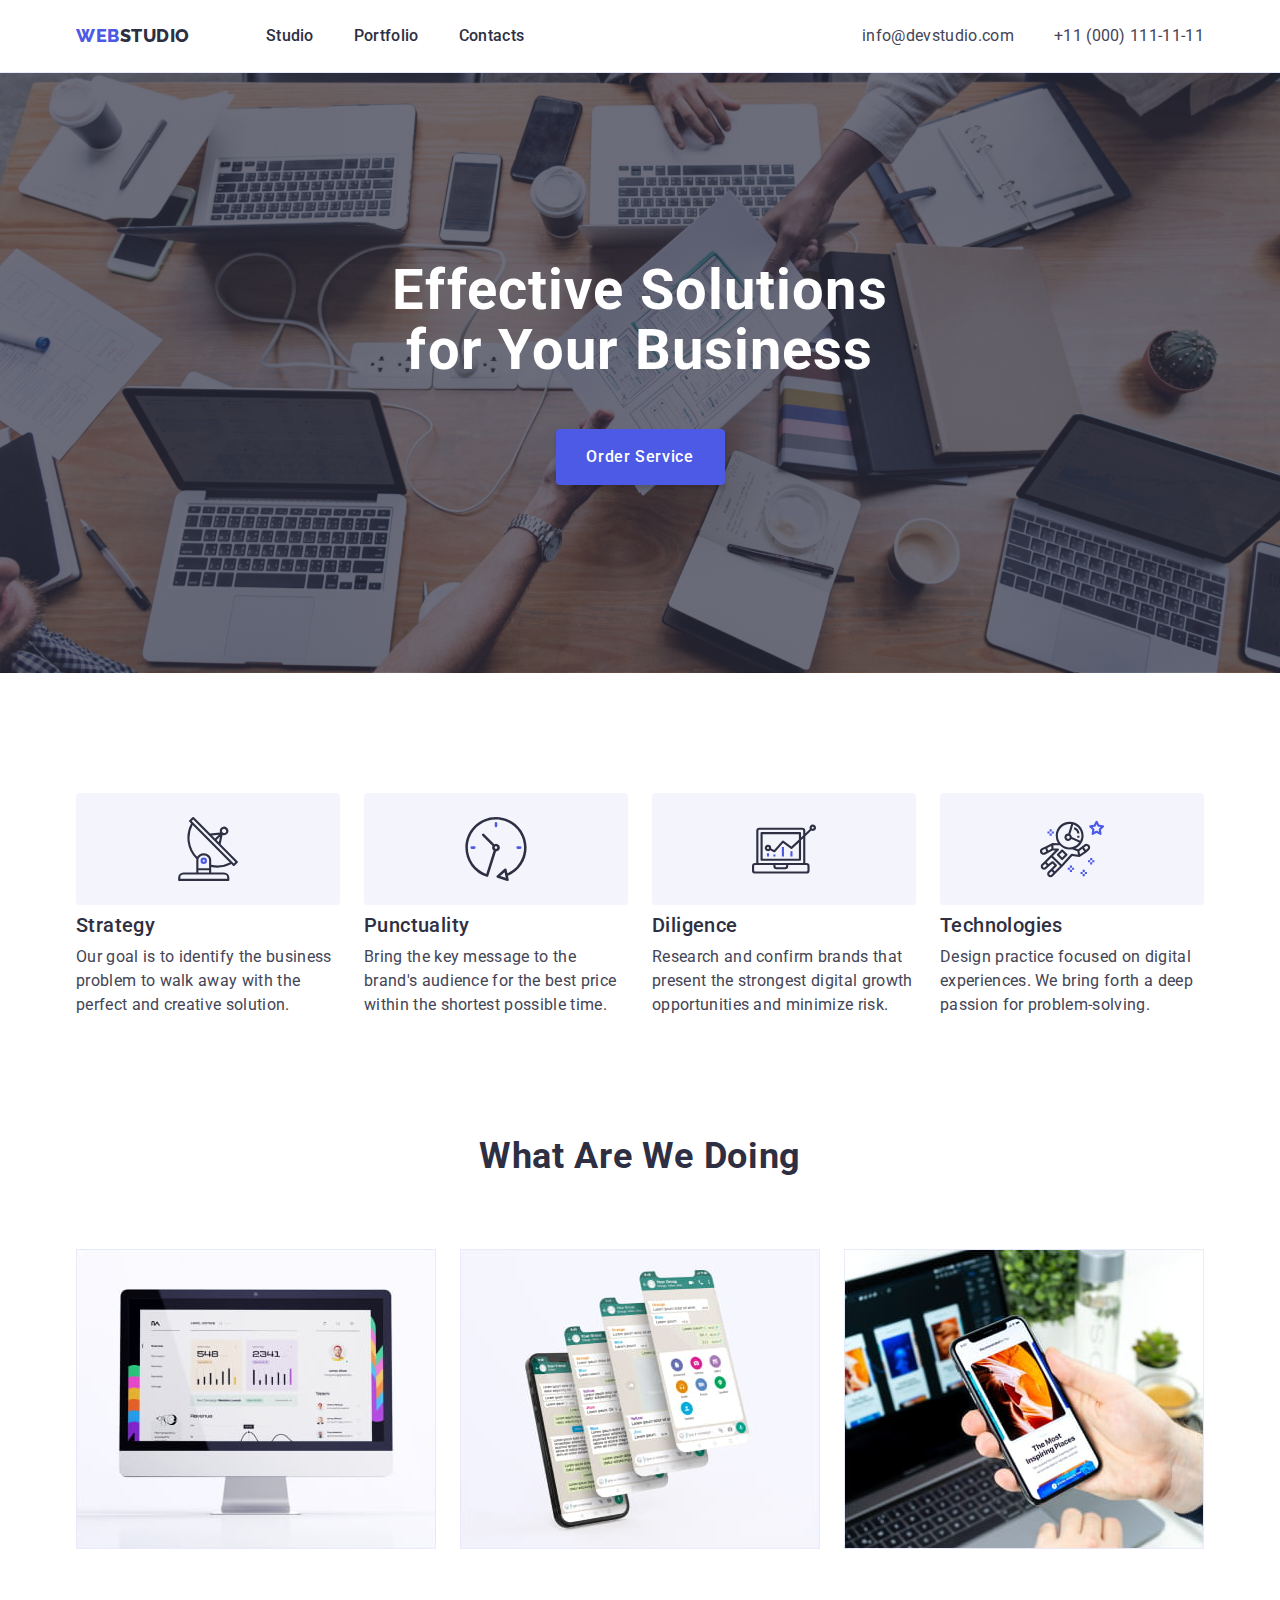
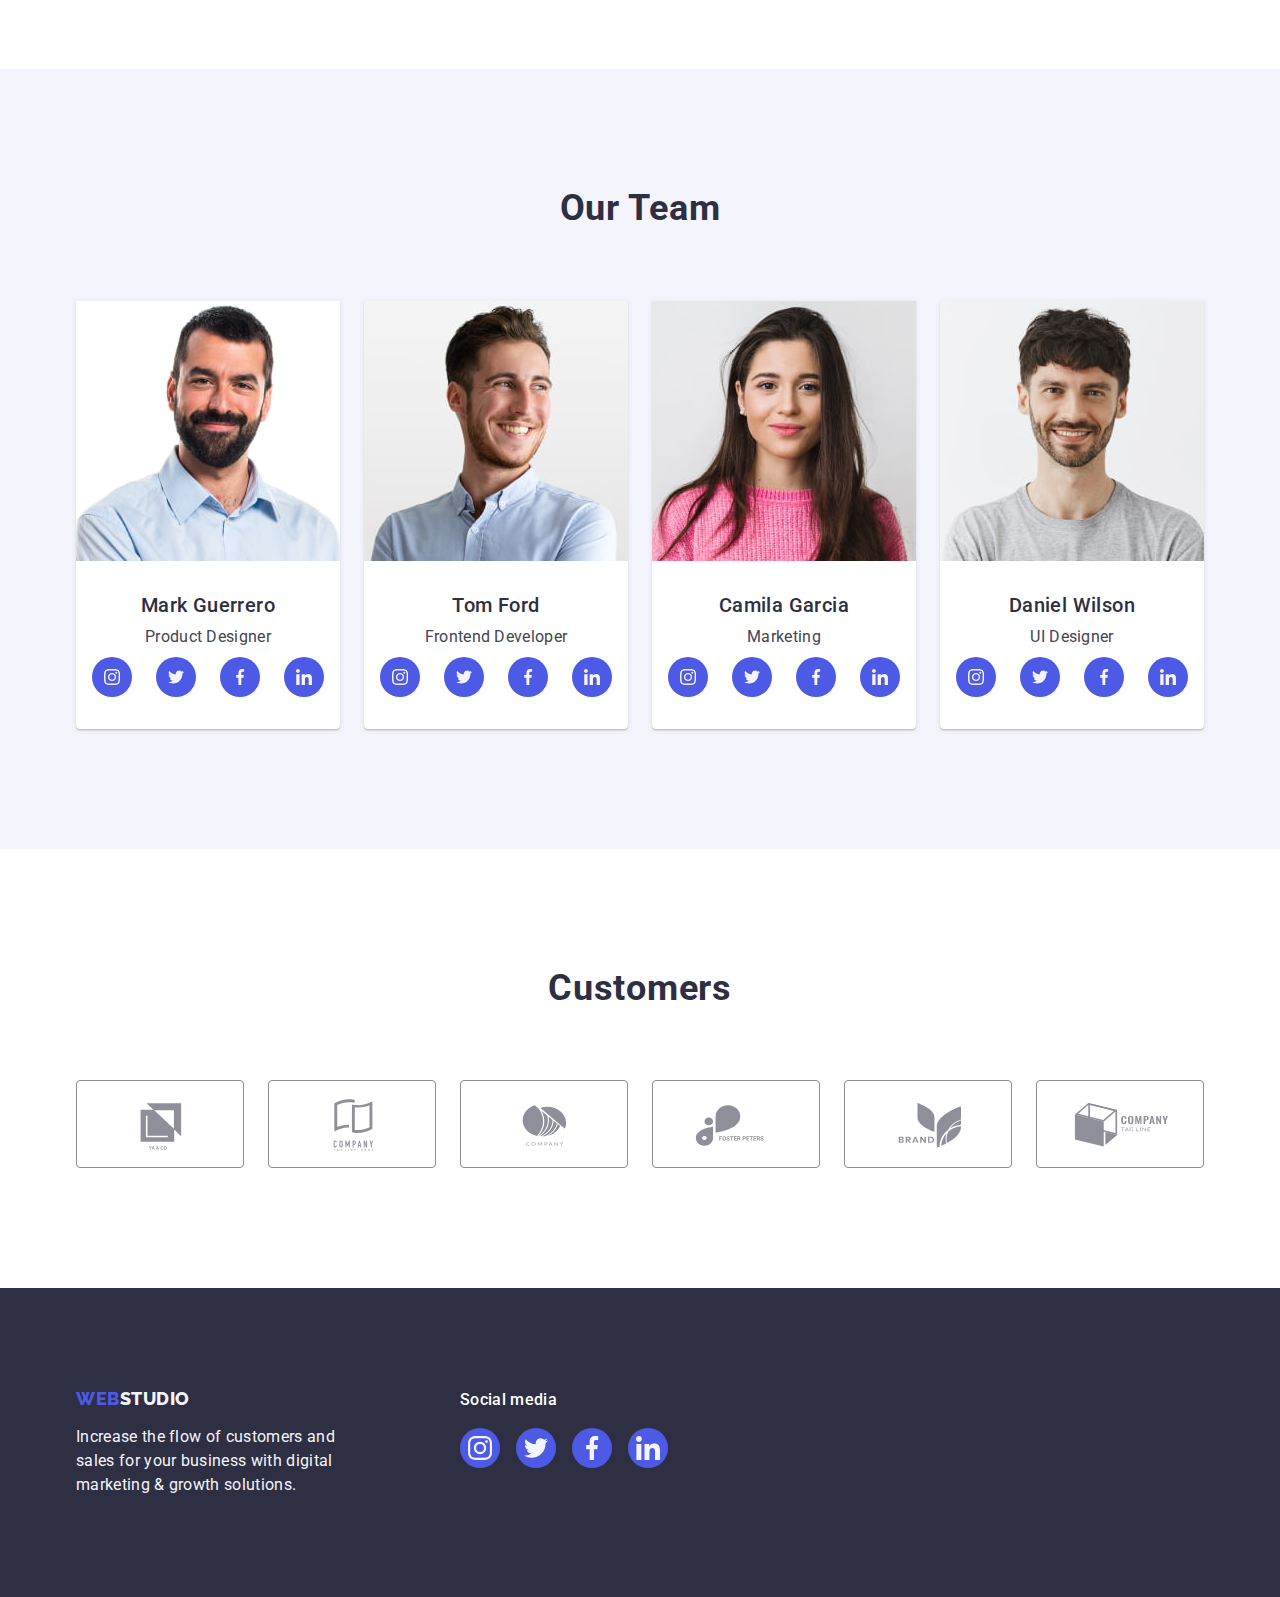
<file: index.html>
<!DOCTYPE html>
<html lang="en">
  <head>
    <meta charset="UTF-8" />
    <meta http-equiv="X-UA-Compatible" content="IE=edge" />
    <meta name="viewport" content="width=device-width, initial-scale=1.0" />
    <link rel="preconnect" href="https://fonts.googleapis.com" />
    <link rel="preconnect" href="https://fonts.gstatic.com" crossorigin />
    <link
      href="https://fonts.googleapis.com/css2?family=Raleway:wght@800&family=Roboto:wght@400;500;700&display=swap"
      rel="stylesheet"
    />
    <link rel="stylesheet" href="./css/modern-normalize.min.css" />
    <link rel="stylesheet" href="./css/styles.css" />
    <title>WebStudio</title>
  </head>
  <body>
    <header class="header">
      <div class="header-container container">
        <!-- Navigation -->
        <nav class="nav">
          <a class="header-logo logo link" href="./index.html"
            >Web<span class="logo-part">Studio</span></a
          >
          <ul class="nav-list list">
            <li>
              <a class="nav-item link" href="./index.html">Studio</a>
            </li>
            <li>
              <a class="nav-item link" href="./portfolio.html">Portfolio</a>
            </li>
            <li>
              <a class="nav-item link" href="">Contacts</a>
            </li>
          </ul>
        </nav>
        <!-- Contacts -->
        <address class="contacts">
          <ul class="nav-link list">
            <li>
              <a class="contacts-item link" href="mailto:info@devstudio.com"
                >info@devstudio.com</a
              >
            </li>
            <li>
              <a class="contacts-item link" href="tel:+110001111111"
                >+11 (000) 111-11-11</a
              >
            </li>
          </ul>
        </address>
      </div>
    </header>

    <!-- Main Content -->
    <main>
      <!-- Hero Section -->
      <section class="hero section">
        <div class="hero-container container">
          <h1 class="hero-title">Effective Solutions for Your Business</h1>
          <button type="button" class="btn">Order Service</button>
        </div>
      </section>

      <!-- Advantages -->
      <section class="section">
        <div class="container">
          <h2 class="visually-hidden">Our advantages</h2>
          <ul class="adv-list card-set list">
            <li class="card-set-item">
              <div class="adv-img">
                <svg class="adv-icon" width="64" height="64">
                  <use href="./images/icons.svg#antenna"></use>
                </svg>
              </div>
              <h3 class="sub-title">Strategy</h3>
              <p class="main-text">
                Our goal is to identify the business problem to walk away with
                the perfect and creative solution.
              </p>
            </li>
            <li class="card-set-item">
              <div class="adv-img">
                <svg class="adv-icon" width="64" height="64">
                  <use href="./images/icons.svg#clock"></use>
                </svg>
              </div>
              <h3 class="sub-title">Punctuality</h3>
              <p class="main-text">
                Bring the key message to the brand's audience for the best price
                within the shortest possible time.
              </p>
            </li>
            <li class="card-set-item">
              <div class="adv-img">
                <svg class="adv-icon" width="64" height="64">
                  <use href="./images/icons.svg#diagram"></use>
                </svg>
              </div>
              <h3 class="sub-title">Diligence</h3>
              <p class="main-text">
                Research and confirm brands that present the strongest digital
                growth opportunities and minimize risk.
              </p>
            </li>
            <li class="card-set-item">
              <div class="adv-img">
                <svg class="adv-icon" width="64" height="64">
                  <use href="./images/icons.svg#astronaut"></use>
                </svg>
              </div>
              <h3 class="sub-title">Technologies</h3>
              <p class="main-text">
                Design practice focused on digital experiences. We bring forth a
                deep passion for problem-solving.
              </p>
            </li>
          </ul>
        </div>
      </section>

      <!-- Gallery -->
      <section class="gallery-section section">
        <div class="container">
          <h2 class="section-title">What are we doing</h2>
          <ul class="gallery-list card-set list">
            <li class="card-set-item">
              <img
                src="./images/gallery/img-1.jpg"
                alt="Desktop App"
                width="360"
                height="300"
              />
            </li>
            <li class="card-set-item">
              <img
                src="./images/gallery/img-2.jpg"
                alt="Messenger"
                width="360"
                height="300"
              />
            </li>
            <li class="card-set-item">
              <img
                src="./images/gallery/img-3.jpg"
                alt="Mobile App"
                width="360"
                height="300"
              />
            </li>
          </ul>
        </div>
      </section>

      <!-- Team -->
      <section class="team-section section">
        <div class="container">
          <h2 class="section-title">Our Team</h2>
          <ul class="card-set list">
            <li class="team-card card-set-item">
              <img
                src="./images/team/card-1.jpg"
                alt="Mark Guerrero"
                width="264"
                height="260"
              />
              <div class="card-content">
                <h3 class="sub-title card-text">Mark Guerrero</h3>
                <p class="card-text">Product Designer</p>
                <ul class="team-social list">
                  <li class="team-social-item">
                    <a class="team-social-img" href="">
                      <svg class="team-social-icon" width="16" height="16">
                        <use href="./images/icons.svg#instagram"></use>
                      </svg>
                    </a>
                  </li>
                  <li class="team-social-item">
                    <a class="team-social-img" href="">
                      <svg class="team-social-icon" width="16" height="16">
                        <use href="./images/icons.svg#twitter"></use>
                      </svg>
                    </a>
                  </li>
                  <li class="team-social-item">
                    <a class="team-social-img" href="">
                      <svg class="team-social-icon" width="16" height="16">
                        <use href="./images/icons.svg#facebook"></use>
                      </svg>
                    </a>
                  </li>
                  <li class="team-social-item">
                    <a class="team-social-img" href="">
                      <svg class="team-social-icon" width="16" height="16">
                        <use href="./images/icons.svg#linkedin"></use>
                      </svg>
                    </a>
                  </li>
                </ul>
              </div>
            </li>
            <li class="team-card card-set-item">
              <img
                src="./images/team/card-2.jpg"
                alt="Tom Ford"
                width="264"
                height="260"
              />
              <div class="card-content">
                <h3 class="sub-title card-text">Tom Ford</h3>
                <p class="card-text">Frontend Developer</p>
                <ul class="team-social list">
                  <li class="team-social-item">
                    <a class="team-social-img" href="">
                      <svg class="team-social-icon" width="16" height="16">
                        <use href="./images/icons.svg#instagram"></use>
                      </svg>
                    </a>
                  </li>
                  <li class="team-social-item">
                    <a class="team-social-img" href="">
                      <svg class="team-social-icon" width="16" height="16">
                        <use href="./images/icons.svg#twitter"></use>
                      </svg>
                    </a>
                  </li>
                  <li class="team-social-item">
                    <a class="team-social-img" href="">
                      <svg class="team-social-icon" width="16" height="16">
                        <use href="./images/icons.svg#facebook"></use>
                      </svg>
                    </a>
                  </li>
                  <li class="team-social-item">
                    <a class="team-social-img" href="">
                      <svg class="team-social-icon" width="16" height="16">
                        <use href="./images/icons.svg#linkedin"></use>
                      </svg>
                    </a>
                  </li>
                </ul>
              </div>
            </li>
            <li class="team-card card-set-item">
              <img
                src="./images/team/card-3.jpg"
                alt="Camila Garcia"
                width="264"
                height="260"
              />
              <div class="card-content">
                <h3 class="sub-title card-text">Camila Garcia</h3>
                <p class="card-text">Marketing</p>
                <ul class="team-social list">
                  <li class="team-social-item">
                    <a class="team-social-img" href="">
                      <svg class="team-social-icon" width="16" height="16">
                        <use href="./images/icons.svg#instagram"></use>
                      </svg>
                    </a>
                  </li>
                  <li class="team-social-item">
                    <a class="team-social-img" href="">
                      <svg class="team-social-icon" width="16" height="16">
                        <use href="./images/icons.svg#twitter"></use>
                      </svg>
                    </a>
                  </li>
                  <li class="team-social-item">
                    <a class="team-social-img" href="">
                      <svg class="team-social-icon" width="16" height="16">
                        <use href="./images/icons.svg#facebook"></use>
                      </svg>
                    </a>
                  </li>
                  <li class="team-social-item">
                    <a class="team-social-img" href="">
                      <svg class="team-social-icon" width="16" height="16">
                        <use href="./images/icons.svg#linkedin"></use>
                      </svg>
                    </a>
                  </li>
                </ul>
              </div>
            </li>
            <li class="team-card card-set-item">
              <img
                src="./images/team/card-4.jpg"
                alt="Daniel Wilson"
                width="264"
                height="260"
              />
              <div class="card-content">
                <h3 class="sub-title card-text">Daniel Wilson</h3>
                <p class="card-text">UI Designer</p>
                <ul class="team-social list">
                  <li class="team-social-item">
                    <a class="team-social-img" href="">
                      <svg class="team-social-icon" width="16" height="16">
                        <use href="./images/icons.svg#instagram"></use>
                      </svg>
                    </a>
                  </li>
                  <li class="team-social-item">
                    <a class="team-social-img" href="">
                      <svg class="team-social-icon" width="16" height="16">
                        <use href="./images/icons.svg#twitter"></use>
                      </svg>
                    </a>
                  </li>
                  <li class="team-social-item">
                    <a class="team-social-img" href="">
                      <svg class="team-social-icon" width="16" height="16">
                        <use href="./images/icons.svg#facebook"></use>
                      </svg>
                    </a>
                  </li>
                  <li class="team-social-item">
                    <a class="team-social-img" href="">
                      <svg class="team-social-icon" width="16" height="16">
                        <use href="./images/icons.svg#linkedin"></use>
                      </svg>
                    </a>
                  </li>
                </ul>
              </div>
            </li>
          </ul>
        </div>
      </section>

      <!-- Customers -->
      <section class="section">
        <div class="container">
          <h2 class="customers-title section-title">Customers</h2>
          <ul class="customers-list list">
            <li class="customers-item">
              <a class="customers-img" href="">
                <svg class="customers-icon" width="104" height="56">
                  <use href="./images/icons.svg#logo-1"></use>
                </svg>
              </a>
            </li>
            <li class="customers-item">
              <a class="customers-img" href="">
                <svg class="customers-icon" width="104" height="56">
                  <use href="./images/icons.svg#logo-2"></use>
                </svg>
              </a>
            </li>
            <li class="customers-item">
              <a class="customers-img" href="">
                <svg class="customers-icon" width="104" height="56">
                  <use href="./images/icons.svg#logo-3"></use>
                </svg>
              </a>
            </li>
            <li class="customers-item">
              <a class="customers-img" href="">
                <svg class="customers-icon" width="104" height="56">
                  <use href="./images/icons.svg#logo-4"></use>
                </svg>
              </a>
            </li>
            <li class="customers-item">
              <a class="customers-img" href="">
                <svg class="customers-icon" width="104" height="56">
                  <use href="./images/icons.svg#logo-5"></use>
                </svg>
              </a>
            </li>
            <li class="customers-item">
              <a class="customers-img" href="">
                <svg class="customers-icon" width="104" height="56">
                  <use href="./images/icons.svg#logo-6"></use>
                </svg>
              </a>
            </li>
          </ul>
        </div>
      </section>
    </main>
    <footer class="footer">
      <div class="footer-container container">
        <div class="footer-logo-container">
          <a class="footer-logo logo link" href="./index.html"
            >Web<span class="logo-part-footer">Studio</span></a
          >
          <p class="footer-text">
            Increase the flow of customers and sales for your business with
            digital marketing & growth solutions.
          </p>
        </div>
        <div>
          <p class="footer-social-text">Social media</p>
          <ul class="footer-social list">
            <li class="footer-social-item">
              <a class="footer-social-img" href="">
                <svg class="footer-social-icon" width="24" height="24">
                  <use href="./images/icons.svg#instagram"></use>
                </svg>
              </a>
            </li>
            <li class="footer-social-item">
              <a class="footer-social-img" href="">
                <svg class="footer-social-icon" width="24" height="24">
                  <use href="./images/icons.svg#twitter"></use>
                </svg>
              </a>
            </li>
            <li class="footer-social-item">
              <a class="footer-social-img" href="">
                <svg class="footer-social-icon" width="24" height="24">
                  <use href="./images/icons.svg#facebook"></use>
                </svg>
              </a>
            </li>
            <li class="footer-social-item">
              <a class="footer-social-img" href="">
                <svg class="footer-social-icon" width="24" height="24">
                  <use href="./images/icons.svg#linkedin"></use>
                </svg>
              </a>
            </li>
          </ul>
        </div>
      </div>
    </footer>
  </body>
</html>
</file>
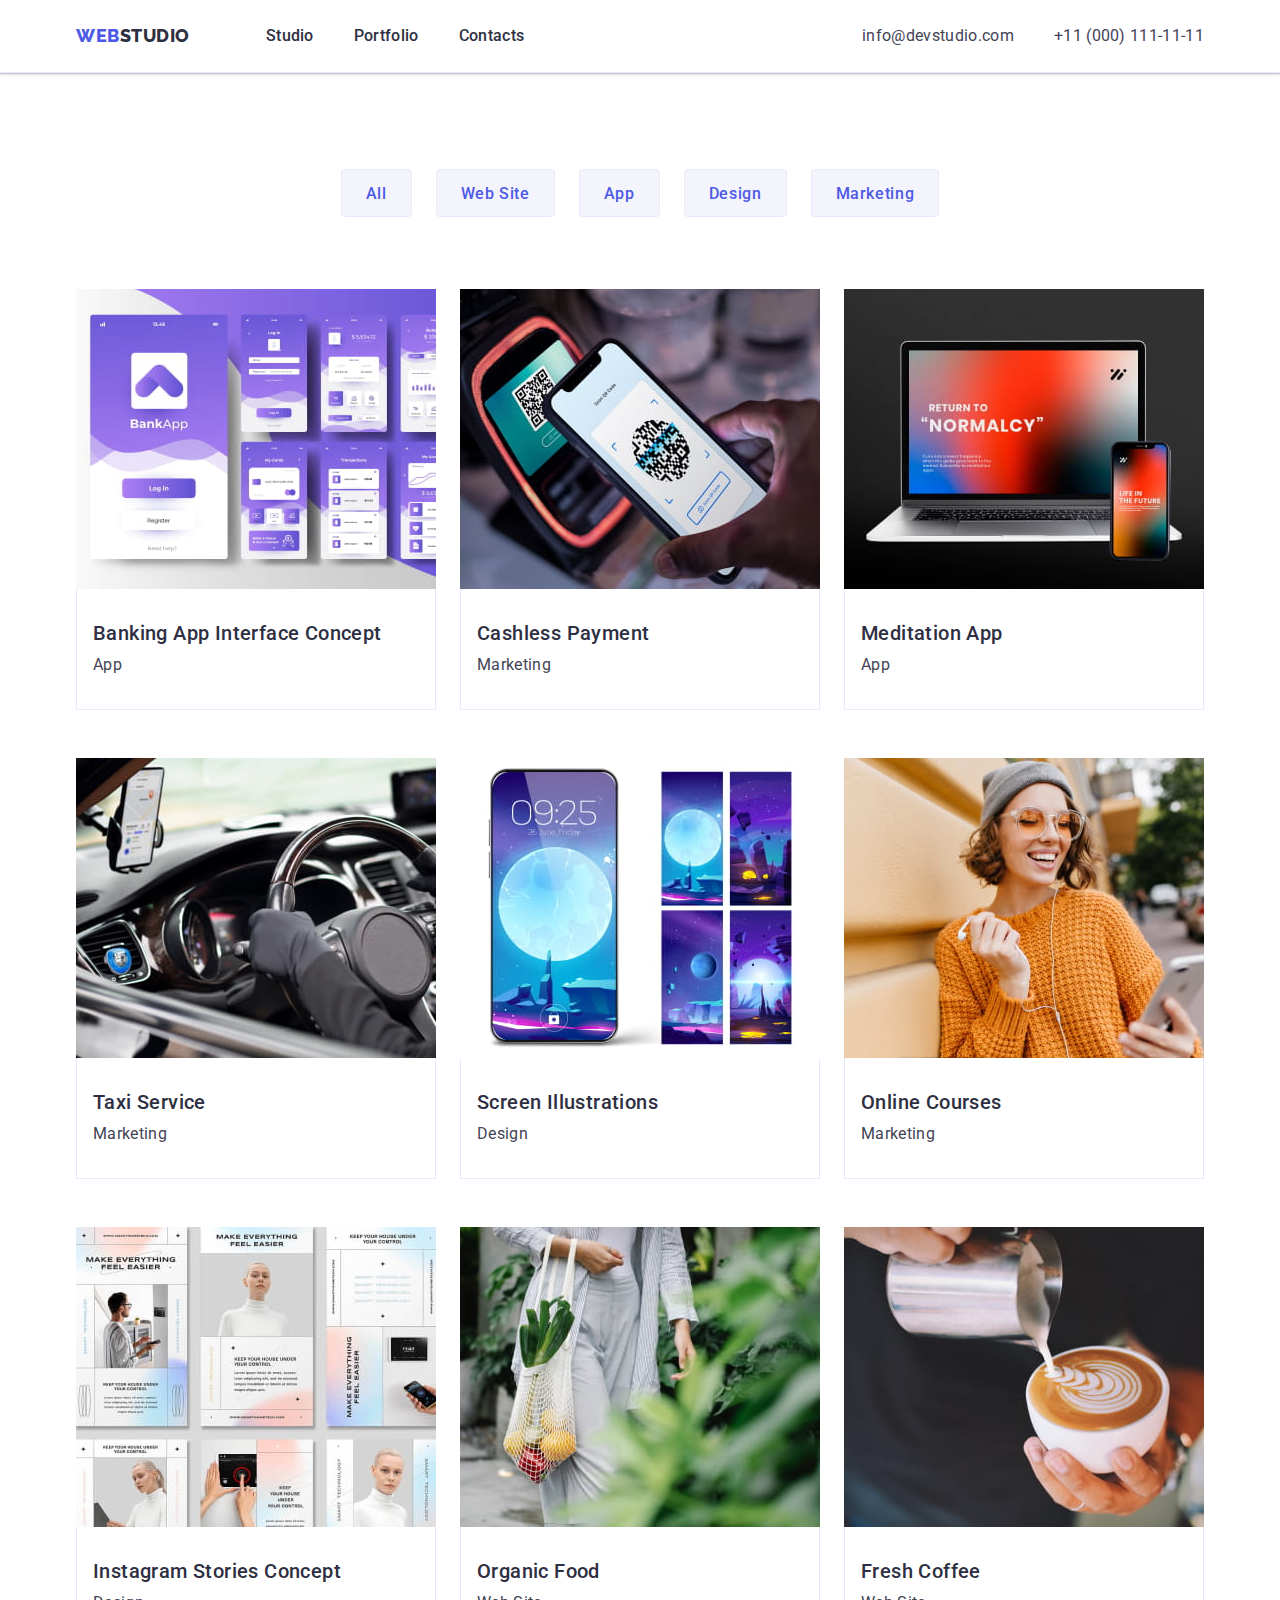
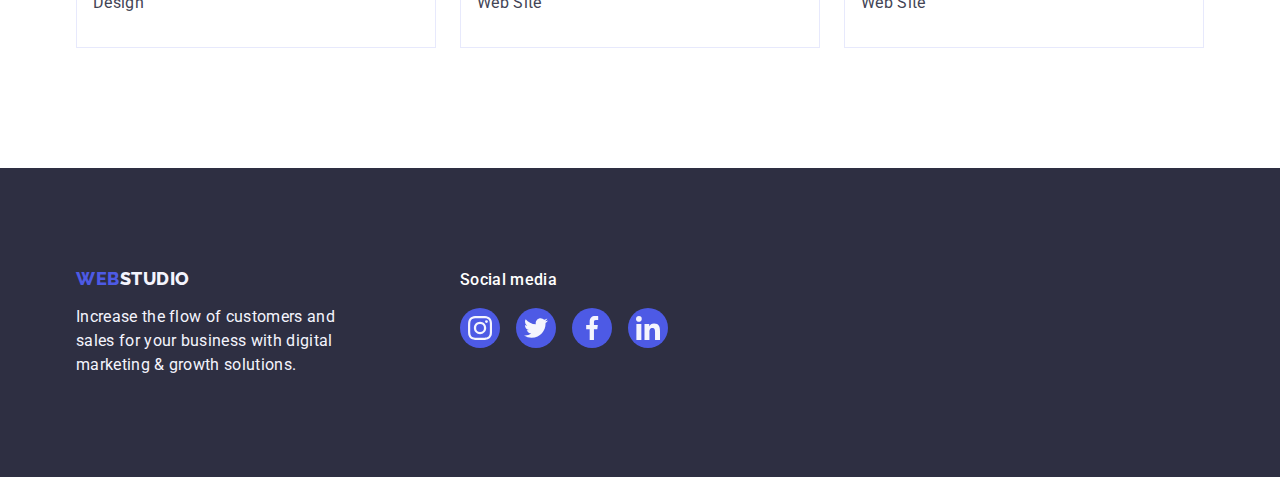
<file: portfolio.html>
<!DOCTYPE html>
<html lang="en">
  <head>
    <meta charset="UTF-8" />
    <meta http-equiv="X-UA-Compatible" content="IE=edge" />
    <meta name="viewport" content="width=device-width, initial-scale=1.0" />
    <link rel="preconnect" href="https://fonts.googleapis.com" />
    <link rel="preconnect" href="https://fonts.gstatic.com" crossorigin />
    <link
      href="https://fonts.googleapis.com/css2?family=Raleway:wght@800&family=Roboto:wght@400;500;700&display=swap"
      rel="stylesheet"
    />
    <link rel="stylesheet" href="./css/modern-normalize.min.css" />
    <link rel="stylesheet" href="./css/styles.css" />
    <title>Portfolio</title>
  </head>
  <body>
    <header class="header">
      <div class="header-container container">
        <!-- Navigation -->
        <nav class="nav">
          <a class="header-logo logo link" href="./index.html"
            >Web<span class="logo-part">Studio</span></a
          >
          <ul class="nav-list list">
            <li>
              <a class="nav-item link" href="./index.html">Studio</a>
            </li>
            <li>
              <a class="nav-item link" href="./portfolio.html">Portfolio</a>
            </li>
            <li>
              <a class="nav-item link" href="">Contacts</a>
            </li>
          </ul>
        </nav>
        <!-- Contacts -->
        <address class="contacts">
          <ul class="nav-link list">
            <li>
              <a class="contacts-item link" href="mailto:info@devstudio.com"
                >info@devstudio.com</a
              >
            </li>
            <li>
              <a class="contacts-item link" href="tel:+110001111111"
                >+11 (000) 111-11-11</a
              >
            </li>
          </ul>
        </address>
      </div>
    </header>
    <main>
      <section class="portfolio-section section">
        <div class="container">
          <h1 class="visually-hidden">Portfolio</h1>
          <!-- Filter buttons -->
          <ul class="filter-list list">
            <li><button type="button" class="filter-btn">All</button></li>
            <li><button type="button" class="filter-btn">Web Site</button></li>
            <li><button type="button" class="filter-btn">App</button></li>
            <li><button type="button" class="filter-btn">Design</button></li>
            <li><button type="button" class="filter-btn">Marketing</button></li>
          </ul>
          <!-- List of work examples -->
          <ul class="portfolio-list card-set list">
            <li class="card-set-item">
              <a class="portfolio-card link" href="">
                <img
                  src="./images/portfolio/img-1.jpg"
                  alt="Banking App Interface Concept"
                  width="360"
                  height="300"
                />
                <div class="portfolio-card-text">
                  <h2 class="sub-title">Banking App Interface Concept</h2>
                  <p class="main-text">App</p>
                </div>
              </a>
            </li>
            <li class="card-set-item">
              <a class="portfolio-card link" href="">
                <img
                  src="./images/portfolio/img-2.jpg"
                  alt="Cashless Payment"
                  width="360"
                  height="300"
                />
                <div class="portfolio-card-text">
                  <h2 class="sub-title">Cashless Payment</h2>
                  <p class="main-text">Marketing</p>
                </div>
              </a>
            </li>
            <li class="card-set-item">
              <a class="portfolio-card link" href="">
                <img
                  src="./images/portfolio/img-3.jpg"
                  alt="Meditation App"
                  width="360"
                  height="300"
                />
                <div class="portfolio-card-text">
                  <h2 class="sub-title">Meditation App</h2>
                  <p class="main-text">App</p>
                </div>
              </a>
            </li>
            <li class="card-set-item">
              <a class="portfolio-card link" href="">
                <img
                  src="./images/portfolio/img-4.jpg"
                  alt="Taxi Service"
                  width="360"
                  height="300"
                />
                <div class="portfolio-card-text">
                  <h2 class="sub-title">Taxi Service</h2>
                  <p class="main-text">Marketing</p>
                </div>
              </a>
            </li>
            <li class="card-set-item">
              <a class="portfolio-card link" href="">
                <img
                  src="./images/portfolio/img-5.jpg"
                  alt="Screen Illustrations"
                  width="360"
                  height="300"
                />
                <div class="portfolio-card-text">
                  <h2 class="sub-title">Screen Illustrations</h2>
                  <p class="main-text">Design</p>
                </div>
              </a>
            </li>
            <li class="card-set-item">
              <a class="portfolio-card link" href="">
                <img
                  src="./images/portfolio/img-6.jpg"
                  alt="Online Courses"
                  width="360"
                  height="300"
                />
                <div class="portfolio-card-text">
                  <h2 class="sub-title">Online Courses</h2>
                  <p class="main-text">Marketing</p>
                </div>
              </a>
            </li>
            <li class="card-set-item">
              <a class="portfolio-card link" href="">
                <img
                  src="./images/portfolio/img-7.jpg"
                  alt="Instagram Stories Concept"
                  width="360"
                  height="300"
                />
                <div class="portfolio-card-text">
                  <h2 class="sub-title">Instagram Stories Concept</h2>
                  <p class="main-text">Design</p>
                </div>
              </a>
            </li>
            <li class="card-set-item">
              <a class="portfolio-card link" href="">
                <img
                  src="./images/portfolio/img-8.jpg"
                  alt="Organic Food"
                  width="360"
                  height="300"
                />
                <div class="portfolio-card-text">
                  <h2 class="sub-title">Organic Food</h2>
                  <p class="main-text">Web Site</p>
                </div>
              </a>
            </li>
            <li class="card-set-item">
              <a class="portfolio-card link" href="">
                <img
                  src="./images/portfolio/img-9.jpg"
                  alt="Fresh Coffee"
                  width="360"
                  height="300"
                />
                <div class="portfolio-card-text">
                  <h2 class="sub-title">Fresh Coffee</h2>
                  <p class="main-text">Web Site</p>
                </div>
              </a>
            </li>
          </ul>
        </div>
      </section>
    </main>
    <footer class="footer">
      <div class="footer-container container">
        <div class="footer-logo-container">
          <a class="footer-logo logo link" href="./index.html"
            >Web<span class="logo-part-footer">Studio</span></a
          >
          <p class="footer-text">
            Increase the flow of customers and sales for your business with
            digital marketing & growth solutions.
          </p>
        </div>
        <div>
          <p class="footer-social-text">Social media</p>
          <ul class="footer-social list">
            <li class="footer-social-item">
              <a class="footer-social-img" href="">
                <svg class="footer-social-icon" width="24" height="24">
                  <use href="./images/icons.svg#instagram"></use>
                </svg>
              </a>
            </li>
            <li class="footer-social-item">
              <a class="footer-social-img" href="">
                <svg class="footer-social-icon" width="24" height="24">
                  <use href="./images/icons.svg#twitter"></use>
                </svg>
              </a>
            </li>
            <li class="footer-social-item">
              <a class="footer-social-img" href="">
                <svg class="footer-social-icon" width="24" height="24">
                  <use href="./images/icons.svg#facebook"></use>
                </svg>
              </a>
            </li>
            <li class="footer-social-item">
              <a class="footer-social-img" href="">
                <svg class="footer-social-icon" width="24" height="24">
                  <use href="./images/icons.svg#linkedin"></use>
                </svg>
              </a>
            </li>
          </ul>
        </div>
      </div>
    </footer>
  </body>
</html>
</file>
<file: css/styles.css>
:root {
  --color-iris: #4d5ae5;
  --color-ocean: #404bbf;
  --color-navy-blue: #2e2f42;
  --color-green: #31d0aa;
  --color-slate: #434455;
  --color-light-slate: #8e8f99;
  --color-cornflower: #e7e9fc;
  --color-cloud: #f4f4fd;
  --color-navy-blue-modal: #2e2f42;
  --color-grey: #2e2f42;
  --color-white: #ffffff;
  --color-dairy: #fcfcfc;

  --indent: 24px;
  --items: 4;
}

h1,
h2,
h3,
h4,
h5,
h6,
p {
  margin: 0;
}

img {
  display: block;
}

button {
  cursor: pointer;
}

/**
  |============================
  | Hidden elements
  |============================
*/
.visually-hidden {
  position: absolute;
  width: 1px;
  height: 1px;
  margin: -1px;
  border: 0;
  padding: 0;

  white-space: nowrap;
  clip-path: inset(100%);
  clip: rect(0 0 0 0);
  overflow: hidden;
}

/**
  |============================
  | Links and list
  |============================
*/

.link {
  text-decoration: none;
}

.list {
  list-style: none;
  padding: 0;
  margin: 0;
}

/**
  |============================
  | Card set
  |============================
*/

.card-set {
  display: flex;
  flex-wrap: wrap;
  gap: var(--indent);
}

.card-set-item {
  flex-basis: calc((100% - var(--indent) * (var(--items) - 1)) / var(--items));
}

/**
  |============================
  | Studio
  |============================
*/
body {
  background-color: #fff;
  font-family: 'Roboto', sans-serif;
  font-size: 16px;
  line-height: 1.5;
  letter-spacing: 0.02em;

  color: var(--color-slate);
}

.container {
  width: 1158px;
  padding: 0 15px;
  margin: 0 auto;
}

.section {
  padding: 120px 0;
}

.section-title {
  font-weight: 700;
  font-size: 36px;
  line-height: 1.11;

  text-align: center;
  letter-spacing: 0.02em;
  text-transform: capitalize;

  color: var(--color-navy-blue);

  margin-bottom: 72px;
}

.sub-title {
  margin-bottom: 8px;

  font-weight: 500;
  font-size: 20px;
  line-height: 1.2;
  letter-spacing: 0.02em;

  color: var(--color-navy-blue);
}

/**
  |============================
  | Header
  |============================
*/

.header {
  border-bottom: 1px solid var(--color-cornflower);
  box-shadow: 0px 2px 1px rgba(46, 47, 66, 0.08),
    0px 1px 1px rgba(46, 47, 66, 0.16), 0px 1px 6px rgba(46, 47, 66, 0.08);

  padding: 24px 0;
}

.header-container {
  display: flex;
  align-items: center;
  justify-content: space-between;
}

.nav {
  display: flex;
  align-items: center;
  /* margin-right: auto; */
}

.nav-list {
  display: flex;
  align-items: center;
  gap: 40px;
}

.logo {
  font-family: 'Raleway', sans-serif;
  font-style: normal;
  font-weight: 800;
  font-size: 18px;
  line-height: 1.17;
  letter-spacing: 0.03em;
  text-transform: uppercase;

  color: var(--color-iris);
}

.logo > .logo-part {
  color: var(--color-navy-blue);
}

.header-logo {
  margin-right: 76px;
}

.nav-item {
  font-weight: 500;
  font-size: 16px;
  font-style: normal;
  line-height: 1.5;
  letter-spacing: 0.02em;

  color: var(--color-navy-blue);

  padding: 24px 0;
}

.nav-item:hover,
.nav-item:focus {
  color: var(--color-ocean);
}

.nav-link {
  display: flex;
  align-items: center;
  gap: 40px;
}

.contacts {
  font-style: normal;
}

.contacts-item {
  color: var(--color-slate);
}

.contacts-item:hover,
.contacts-item:focus {
  color: var(--color-ocean);
}

/**
  |============================
  | Hero
  |============================
*/

.btn {
  display: block;

  min-width: 169px;
  min-height: 56px;

  font-family: inherit;
  font-weight: 500;
  font-size: 16px;
  line-height: 1.5;
  letter-spacing: 0.04em;

  margin: 0 auto;

  /* cursor: pointer; */
  background-color: var(--color-iris);
  color: var(--color-white);

  box-shadow: 0px 4px 4px rgba(0, 0, 0, 0.15);
  border-radius: 4px;

  border: none;
}

.btn:hover,
.btn:focus {
  background-color: var(--color-ocean);
}

.hero {
  max-width: 1440px;
  margin-left: auto;
  margin-right: auto;
  background-color: var(--color-navy-blue);
  background-image: linear-gradient(
      rgba(46, 47, 66, 0.7),
      rgba(46, 47, 66, 0.7)
    ),
    url(../images/hero/people-office.jpg);
  background-repeat: no-repeat;
  background-position: center;
  background-size: cover;
  padding: 188px 0;
}

.hero-title {
  max-width: 496px;
  font-weight: 700;
  font-size: 56px;
  line-height: 1.07;
  text-align: center;
  letter-spacing: 0.02em;

  color: var(--color-white);
  margin: 0 auto 48px auto;
}

/**
  |============================
  | Advantages
  |============================
*/

.adv-list {
  display: flex;
}

.main-text {
  color: var(--color-slate);
}

.adv-img {
  display: flex;
  justify-content: center;
  align-items: center;
  padding: 24px 0;

  background-color: var(--color-cloud);
  border-radius: 4px;

  margin-bottom: 8px;
}

/**
  |============================
  | Gallery
  |============================
*/

.gallery-section {
  padding-top: 0;
}

.gallery-list {
  display: flex;
  /* justify-content: space-between; */
}

/**
  |============================
  | Team
  |============================
*/

.team-section {
  background-color: var(--color-cloud);
}

.team-card {
  background: var(--color-white);
  box-shadow: 0px 1px 6px rgba(46, 47, 66, 0.08),
    0px 1px 1px rgba(46, 47, 66, 0.16), 0px 2px 1px rgba(46, 47, 66, 0.08);
  border-radius: 0px 0px 4px 4px;
}

.card-content {
  padding: 32px 0;
}

.card-text {
  text-align: center;
  margin-bottom: 8px;
}

.team-social {
  display: flex;
  gap: 24px;
  justify-content: center;
  align-items: center;
}

.team-social-item {
  width: 40px;
  height: 40px;
}

.team-social-img {
  width: 100%;
  height: 100%;
  background-color: var(--color-iris);
  border-radius: 50%;
  display: flex;
  justify-content: center;
  align-items: center;
}

.team-social-img:hover,
.team-social-img:focus {
  background-color: var(--color-ocean);
}

.team-social-icon {
  fill: var(--color-cloud);
}

/**
  |============================
  | Customers
  |============================
*/

.customers-title {
  line-height: 1.1;
}

.customers-list {
  display: flex;
  align-items: center;
  justify-content: center;
  gap: 24px;
}

.customers-item {
  width: 168px;
  height: 88px;
}

.customers-img {
  width: 100%;
  height: 100%;
  display: flex;
  justify-content: center;
  align-items: center;
  border: 1px solid var(--color-light-slate);
  border-radius: 4px;
  color: var(--color-light-slate);

  padding: 16px 32px;
}

.customers-img:hover,
.customers-img:focus {
  border: 1px solid var(--color-ocean);

  color: var(--color-ocean);
}

.customers-icon {
  fill: currentColor;
}

.customers-icon:hover,
.customers-icon:focus {
  fill: currentColor;
}

/**
  |============================
  | Footer
  |============================
*/

.footer {
  background-color: var(--color-navy-blue);
  padding: 100px 0;
}

.footer-container {
  display: flex;

  align-items: baseline;
}

.footer-logo-container {
  margin-right: 120px;
}

.footer-logo {
  display: inline-block;
  margin-bottom: 16px;
}

.logo > .logo-part-footer {
  color: var(--color-cloud);
}

.footer-text {
  color: var(--color-cloud);
  /* padding-top: 16px; */
  width: 264px;
}

.footer-social-text {
  font-weight: 500;
  font-size: 16px;
  line-height: 1.5;
  letter-spacing: 0.02em;
  color: var(--color-white);

  margin-bottom: 16px;
}

.footer-social {
  display: flex;
  gap: 16px;
}

.footer-social-item {
  width: 40px;
  height: 40px;
}

.footer-social-img {
  width: 100%;
  height: 100%;
  background-color: var(--color-iris);
  border-radius: 50%;
  display: flex;
  align-items: center;
  justify-content: center;
  padding: 8px;
}

.footer-social-img:hover,
.footer-social-img:focus {
  background-color: var(--color-green);
}

.footer-social-icon {
  fill: var(--color-cloud);
}

/**
  |============================
  | Portfolio
  |============================
*/
.portfolio-section {
  padding: 96px 0 120px;
}
/**
  |============================
  | Filter
  |============================
*/

.filter-list {
  display: flex;
  align-items: center;
  justify-content: center;
  gap: 24px;
  margin-bottom: 72px;
}

.filter-btn {
  display: block;
  padding: 12px 24px;
  height: 48px;

  font-family: inherit;
  font-weight: 500;
  font-size: 16px;
  line-height: 1.5;
  letter-spacing: 0.04em;

  cursor: pointer;

  background: var(--color-cloud);
  border: 1px solid var(--color-cornflower);
  border-radius: 4px;
  color: var(--color-iris);
}

.filter-btn:hover,
.filter-btn:focus,
.filter-btn:active {
  background: var(--color-ocean);
  color: var(--color-white);
  border: 1px solid transparent;

  box-shadow: 0px 3px 1px rgba(0, 0, 0, 0.1), 0px 2px 1px rgba(0, 0, 0, 0.08),
    0px 2px 2px rgba(0, 0, 0, 0.12);
  border-radius: 4px;
}

/**
  |============================
  | Examples
  |============================
*/

.portfolio-list {
  --items: 3;
  row-gap: 48px;
}

.portfolio-card {
  display: block;
}

.portfolio-card:hover,
.portfolio-card:focus {
  box-shadow: 0px 1px 6px rgba(46, 47, 66, 0.08),
    0px 1px 1px rgba(46, 47, 66, 0.16), 0px 2px 1px rgba(46, 47, 66, 0.08);
}

.portfolio-card-text {
  padding: 32px 16px;
  text-align: left;
  border: 1px solid var(--color-cornflower);
  border-top: none;
}
</file>
